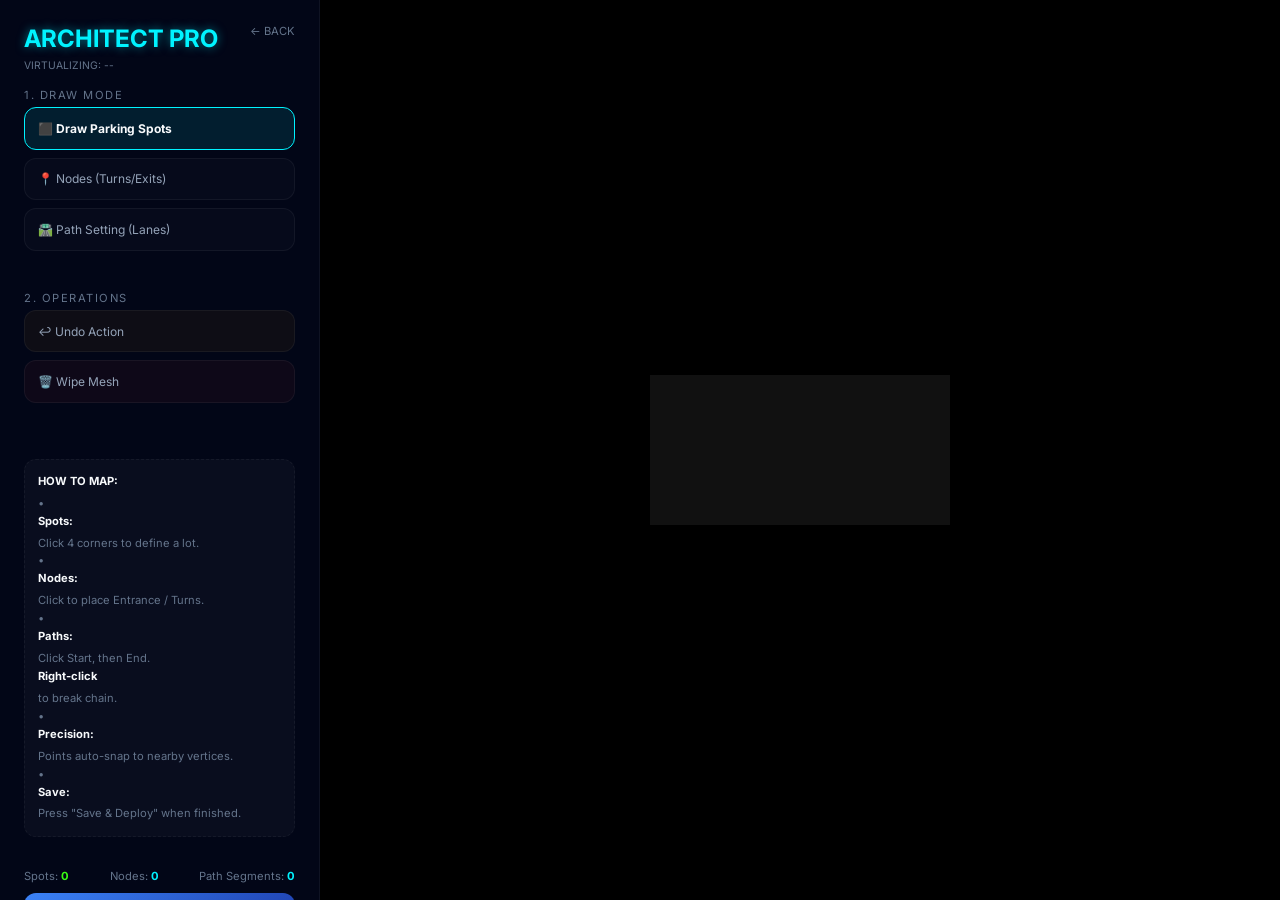
<file: frontend/mobile/architect.html>
<!DOCTYPE html>
<html lang="en">

<head>
    <meta charset="UTF-8">
    <meta name="viewport" content="width=device-width, initial-scale=1.0">
    <title>SMART LOT | Architect Pro</title>
    <link rel="stylesheet" href="css/global.css">
    <link href="https://fonts.googleapis.com/css2?family=Inter:wght@400;700;900&display=swap" rel="stylesheet">
    <style>
        .architect-layout {
            display: grid;
            grid-template-columns: 320px 1fr;
            height: 100vh;
            background: #000;
        }

        .toolbar {
            background: #020617;
            border-right: 1px solid var(--border-muted);
            padding: 1.5rem;
            display: flex;
            flex-direction: column;
            gap: 1rem;
            overflow-y: auto;
        }

        .canvas-container {
            position: relative;
            flex-grow: 1;
            background: #000;
            display: flex;
            align-items: center;
            justify-content: center;
            overflow: hidden;
        }

        canvas {
            background: #111;
            box-shadow: 0 0 50px rgba(0, 0, 0, 1);
            cursor: crosshair;
        }

        .tool-group {
            margin-bottom: 1rem;
        }

        .tool-btn {
            width: 100%;
            padding: 0.8rem;
            background: rgba(255, 255, 255, 0.02);
            border: 1px solid var(--border-muted);
            border-radius: 12px;
            color: var(--text-secondary);
            text-align: left;
            cursor: pointer;
            transition: 0.2s;
            display: flex;
            align-items: center;
            gap: 12px;
            margin-bottom: 0.5rem;
            font-size: 0.75rem;
        }

        .tool-btn.active {
            background: rgba(0, 243, 255, 0.1);
            border-color: var(--neon-blue);
            color: var(--text-primary);
            font-weight: 700;
        }

        .instructions-panel {
            background: rgba(255, 255, 255, 0.03);
            border-radius: 12px;
            padding: 0.8rem;
            font-size: 0.7rem;
            color: var(--text-dim);
            line-height: 1.6;
            margin-top: 1rem;
            border: 1px dashed var(--border-muted);
        }

        .instructions-panel b {
            color: var(--text-primary);
            display: block;
            margin-bottom: 4px;
        }

        /* Mobile Blocker Styling */
        .mobile-blocker {
            display: none;
            position: fixed;
            inset: 0;
            background: #020617;
            z-index: 9999;
            flex-direction: column;
            align-items: center;
            justify-content: center;
            text-align: center;
            padding: 2rem;
        }

        @media (max-width: 1024px) {
            .mobile-blocker {
                display: flex !important;
            }

            .architect-layout {
                display: none !important;
            }
        }

        /* Mobile Blocker Styling */
        @media (max-width: 768px) {
            .mobile-blocker {
                display: flex !important;
            }

            .architect-layout {
                display: none;
            }
        }
    </style>
</head>

<body>
    <!-- 1. MOBILE BLOCKER OVERLAY -->
    <div class="mobile-blocker" style="display:none;">
        <div style="font-size: 5rem; margin-bottom: 2rem;">💻</div>
        <h1 class="neon-text-blue" style="font-size: 1.5rem; margin-bottom: 1rem;">LAPTOP REQUIRED</h1>
        <p style="color: var(--text-secondary); max-width: 300px; line-height: 1.6; margin-bottom: 2rem;">
            Architect Pro requires precise mouse input for mapping. Please open this service on a <b>Desktop or
                Laptop</b> to continue.
        </p>
        <a href="admin.html" class="btn-cyber btn-secondary" style="text-decoration:none;">Back to Dashboard</a>
    </div>

    <div class="architect-layout" id="main-arch-layout">
        <aside class="toolbar">
            <div style="display: flex; justify-content: space-between; align-items: start;">
                <h2 class="neon-text-blue" style="margin:0;">ARCHITECT PRO</h2>
                <a href="admin.html" style="text-decoration:none; font-size: 0.7rem; color: var(--text-dim);">← BACK</a>
            </div>
            <p id="filename-label" style="font-size: 0.65rem; color: var(--text-dim); margin-top: -10px;">VIRTUALIZING:
                --</p>

            <div class="tool-group">
                <label class="nav-label">1. Draw Mode</label>
                <button class="tool-btn active" id="mode-spots" onclick="setMode('SPOTS')">⬛ Draw Parking Spots</button>
                <button class="tool-btn" id="mode-nodes" onclick="setMode('NODES')">📍 Nodes (Turns/Exits)</button>
                <div style="display: flex; flex-direction: column; gap: 4px;">
                    <button class="tool-btn" id="mode-paths" onclick="setMode('PATHS')">🛣️ Path Setting
                        (Lanes)</button>
                    <button id="btn-end-path" onclick="selectedNodeIdx = null; redraw()"
                        style="background: rgba(245, 158, 11, 0.1); border: 1px solid rgba(245, 158, 11, 0.3); color: #f59e0b; font-size: 0.65rem; padding: 4px; border-radius: 4px; cursor: pointer; display: none; align-items: center; justify-content: center; gap: 5px;">
                        🛑 End Current Path (Right-Click)
                    </button>
                </div>
            </div>

            <div class="tool-group">
                <label class="nav-label">2. Operations</label>
                <button class="tool-btn" onclick="undo()" style="background: rgba(245, 158, 11, 0.05);">↩️ Undo
                    Action</button>
                <button class="tool-btn" onclick="resetCanvas()" style="background: rgba(239, 68, 68, 0.05);">🗑️ Wipe
                    Mesh</button>
            </div>

            <div class="instructions-panel">
                <b>HOW TO MAP:</b>
                • <b>Spots:</b> Click 4 corners to define a lot.<br>
                • <b>Nodes:</b> Click to place Entrance / Turns.<br>
                • <b>Paths:</b> Click Start, then End. <b>Right-click</b> to break chain.<br>
                • <b>Precision:</b> Points auto-snap to nearby vertices.<br>
                • <b>Save:</b> Press "Save & Deploy" when finished.
            </div>

            <div style="margin-top: auto; padding-top: 1rem;">
                <div
                    style="display: flex; justify-content: space-between; font-size: 0.7rem; color: var(--text-dim); margin-bottom: 10px;">
                    <span>Spots: <b id="stat-spots" style="color:var(--neon-green)">0</b></span>
                    <span>Nodes: <b id="stat-nodes" style="color:var(--neon-blue)">0</b></span>
                    <span>Path Segments: <b id="stat-paths" style="color:var(--neon-blue)">0</b></span>
                </div>
                <button class="btn-cyber" style="width:100%;" onclick="saveMap()">SAVE & DEPLOY MESH</button>
            </div>
        </aside>

        <main class="canvas-container">
            <canvas id="art-board"></canvas>
        </main>
    </div>

    <script src="js/core.js"></script>
    <script>
        // Ironclad Mobile Detection
        function enforceLockout() {
            const isMobile = window.innerWidth <= 1024 || ('ontouchstart' in window);
            const blocker = document.getElementById('mobile-lockout');
            const layout = document.getElementById('main-arch-layout');

            if (isMobile) {
                blocker.style.display = 'flex';
                layout.style.display = 'none';
            } else {
                blocker.style.display = 'none';
                layout.style.display = 'flex';
            }
        }
        window.addEventListener('resize', enforceLockout);
        enforceLockout();

        const urlParams = new URLSearchParams(window.location.search);
        const filename = urlParams.get('filename');
        const canvas = document.getElementById('art-board');
        const ctx = canvas.getContext('2d');

        let img = new Image();
        let mode = 'SPOTS';
        let spots = []; // Array of polygons [[x,y]x4]
        let nodes = []; // Array of points [x,y]
        let edges = []; // Array of indices [from, to]
        let currentDraft = [];
        let selectedNodeIdx = null; // Used for forming paths
        let lastSnap = null;

        document.getElementById('filename-label').innerText = "VIRTUALIZING: " + filename;

        function setMode(m) {
            mode = m;
            document.querySelectorAll('.tool-btn').forEach(b => b.classList.remove('active'));
            document.getElementById(`mode-${m.toLowerCase()}`).classList.add('active');

            // Contextual sub-option visibility
            document.getElementById('btn-end-path').style.display = (m === 'PATHS') ? 'flex' : 'none';

            currentDraft = [];
            selectedNodeIdx = null;
            redraw();
        }

        img.src = `/api/get_frame?filename=${filename}`;

        // 2. INTELLIGENT AUTO-LOAD (Dialogue 7)
        // Fetch existing configuration so user doesn't have to redraw everything
        async function loadExistingConfig() {
            const data = await API.fetchSpots();
            if (data.mapping) {
                // Denormalize coordinates back to pixels
                spots = (data.mapping.spots || []).map(s => s.map(p => [p[0] * img.width, p[1] * img.height]));
                nodes = (data.mapping.nodes || []).map(n => [n[0] * img.width, n[1] * img.height]);
                edges = data.mapping.edges || [];
                redraw();
            }
        }

        img.onload = () => {
            canvas.width = img.width;
            canvas.height = img.height;
            const container = document.querySelector('.canvas-container');
            const ratio = Math.min((container.clientWidth - 40) / img.width, (container.clientHeight - 40) / img.height);
            canvas.style.width = (img.width * ratio) + "px";
            canvas.style.height = (img.height * ratio) + "px";

            loadExistingConfig(); // Load data after image dimensions are known
            redraw();
        };

        canvas.onmousedown = (e) => {
            let { x, y } = getMousePos(e);

            // 1. SNAPPING ENGINE (Dialogue 6)
            const snap = getSnapPoint(x, y);
            if (snap) {
                x = snap.x;
                y = snap.y;
            }

            if (mode === 'SPOTS') {
                currentDraft.push([x, y]);
                if (currentDraft.length === 4) {
                    spots.push([...currentDraft]);
                    currentDraft = [];
                }
            } else if (mode === 'NODES') {
                nodes.push([x, y]);
            } else if (mode === 'PATHS') {
                const nodeIdx = nodes.findIndex(n => Math.hypot(n[0] - x, n[1] - y) < 15);
                if (nodeIdx !== -1) {
                    if (selectedNodeIdx === null) {
                        selectedNodeIdx = nodeIdx;
                    } else if (selectedNodeIdx !== nodeIdx) {
                        edges.push([selectedNodeIdx, nodeIdx]);
                        // Only daisy-chain if user wants to continue
                        selectedNodeIdx = nodeIdx;
                    }
                }
            }
            redraw();
        };

        canvas.oncontextmenu = (e) => {
            e.preventDefault();
            selectedNodeIdx = null;
            currentDraft = [];
            redraw();
            return false;
        };

        function getSnapPoint(x, y) {
            const threshold = 15;
            // Snap to nodes
            for (let n of nodes) {
                if (Math.hypot(n[0] - x, n[1] - y) < threshold) return { x: n[0], y: n[1] };
            }
            // Snap to spot corners
            for (let s of spots) {
                for (let p of s) {
                    if (Math.hypot(p[0] - x, p[1] - y) < threshold) return { x: p[0], y: p[1] };
                }
            }
            return null;
        }

        function getMousePos(e) {
            const rect = canvas.getBoundingClientRect();
            const scaleX = canvas.width / rect.width;
            const scaleY = canvas.height / rect.height;
            return {
                x: (e.clientX - rect.left) * scaleX,
                y: (e.clientY - rect.top) * scaleY
            };
        }

        function undo() {
            if (currentDraft.length > 0) currentDraft.pop();
            else if (mode === 'SPOTS' && spots.length > 0) spots.pop();
            else if (mode === 'NODES' && nodes.length > 0) nodes.pop();
            else if (mode === 'PATHS' && edges.length > 0) edges.pop();
            redraw();
        }

        function resetCanvas() {
            if (confirm("Wipe all drawn data?")) {
                spots = []; nodes = []; edges = []; currentDraft = [];
                redraw();
            }
        }

        function redraw() {
            ctx.drawImage(img, 0, 0);
            document.getElementById('stat-spots').innerText = spots.length;
            document.getElementById('stat-nodes').innerText = nodes.length;
            document.getElementById('stat-paths').innerText = edges.length;

            // Spots
            spots.forEach((s, idx) => {
                ctx.strokeStyle = "var(--neon-green)";
                ctx.lineWidth = 2;
                ctx.beginPath();
                ctx.moveTo(s[0][0], s[0][1]);
                s.slice(1).forEach(p => ctx.lineTo(p[0], p[1]));
                ctx.closePath();
                ctx.stroke();
                ctx.fillStyle = "rgba(57, 255, 20, 0.1)";
                ctx.fill();
                ctx.fillStyle = "#fff";
                ctx.font = "bold 14px Inter";
                ctx.fillText(`${idx + 1}`, s[0][0] + 5, s[0][1] + 20);
            });

            // Paths (Edges)
            edges.forEach(e => {
                ctx.strokeStyle = "rgba(0, 243, 255, 0.4)";
                ctx.lineWidth = 4;
                ctx.beginPath();
                ctx.moveTo(nodes[e[0]][0], nodes[e[0]][1]);
                ctx.lineTo(nodes[e[1]][0], nodes[e[1]][1]);
                ctx.stroke();
            });

            // Nodes
            nodes.forEach((n, idx) => {
                ctx.fillStyle = idx === selectedNodeIdx ? "var(--neon-green)" : "var(--neon-blue)";
                ctx.beginPath(); ctx.arc(n[0], n[1], 6, 0, Math.PI * 2); ctx.fill();
                if (idx === 0) {
                    ctx.fillStyle = "var(--neon-blue)";
                    ctx.fillText("ENTRANCE", n[0] + 10, n[1] - 10);
                }
            });

            // Drafts
            if (currentDraft.length > 0) {
                ctx.strokeStyle = "#fff";
                ctx.lineWidth = 1;
                ctx.beginPath();
                ctx.moveTo(currentDraft[0][0], currentDraft[0][1]);
                currentDraft.slice(1).forEach(p => ctx.lineTo(p[0], p[1]));
                ctx.stroke();
            }
        }

        async function saveMap() {
            // Logic: Link each spot to its closest navigation node (Arrival Node)
            const spotNodeLinks = spots.map(s => {
                const cx = s.reduce((sum, p) => sum + p[0], 0) / 4;
                const cy = s.reduce((sum, p) => sum + p[1], 0) / 4;
                let bestNode = 0;
                let minDist = Infinity;
                nodes.forEach((n, idx) => {
                    const d = Math.hypot(n[0] - cx, n[1] - cy);
                    if (d < minDist) { minDist = d; bestNode = idx; }
                });
                return bestNode;
            });

            const config = {
                filename: filename,
                spots: spots.map(s => s.map(p => [p[0] / img.width, p[1] / img.height])),
                nodes: nodes.map(n => [n[0] / img.width, n[1] / img.height]),
                edges: edges,
                spot_node_links: spotNodeLinks
            };
            const res = await API.saveConfig({ [filename]: config });
            if (res.status === 'success') {
                alert("Smart-Mesh Logic Deployed with Spot-to-Node Linking.");
                window.location.href = '/admin';
            }
        }
    </script>
</body>

</html>
</file>
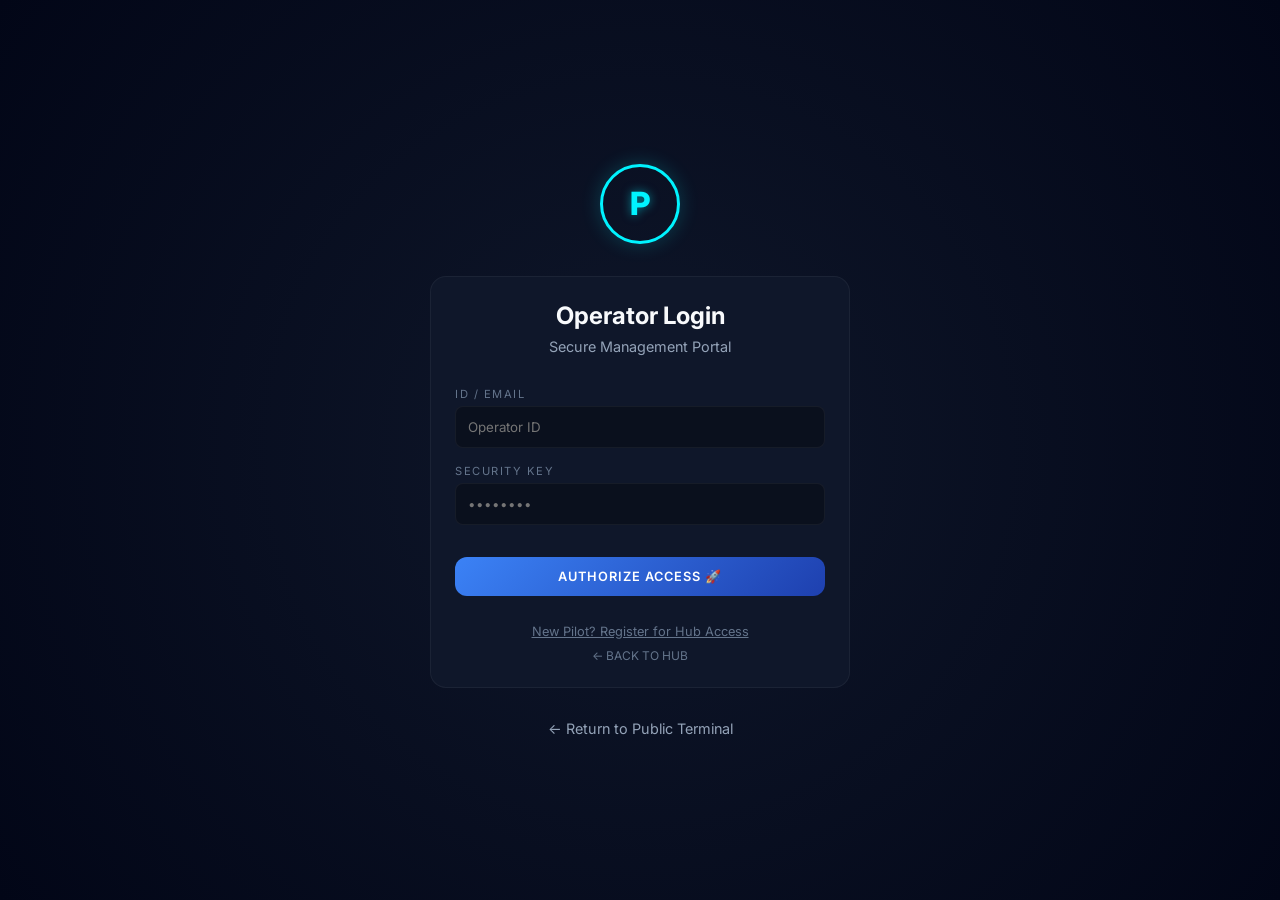
<file: frontend/mobile/login.html>
<!DOCTYPE html>
<html lang="en">

<head>
    <meta charset="UTF-8">
    <meta name="viewport" content="width=device-width, initial-scale=1.0">
    <title>SMART LOT | Command Access</title>
    <link href="https://fonts.googleapis.com/css2?family=Inter:wght@400;600;800&display=swap" rel="stylesheet">
    <link rel="stylesheet" href="css/global.css">
    <style>
        .login-wrapper {
            height: 100vh;
            display: flex;
            align-items: center;
            justify-content: center;
            background: radial-gradient(circle at center, #0f172a 0%, #020617 100%);
        }

        .login-box {
            width: 100%;
            max-width: 420px;
            text-align: center;
            animation: slide-up 0.6s ease-out;
        }

        .logo-ring {
            width: 80px;
            height: 80px;
            border: 3px solid var(--neon-blue);
            border-radius: 50%;
            display: flex;
            align-items: center;
            justify-content: center;
            margin: 0 auto 2rem;
            box-shadow: 0 0 20px rgba(0, 243, 255, 0.2);
            font-size: 2rem;
            font-weight: 800;
        }
    </style>
</head>

<body>
    <div class="login-wrapper">
        <div class="login-box">
            <div class="logo-ring neon-text-blue">P</div>
            <div class="cyber-card">
                <h2 style="margin-bottom: 0.5rem;" id="form-title">Operator Login</h2>
                <p style="color: var(--text-secondary); margin-bottom: 2rem; font-size: 0.9rem;">Secure Management
                    Portal</p>

                <form id="login-form" style="display: flex; flex-direction: column; gap: 1rem;">
                    <div style="text-align: left;">
                        <label class="nav-label">ID / Email</label>
                        <input type="text" id="username" class="cyber-input"
                            style="width: 100%; background: rgba(0,0,0,0.3); border: 1px solid var(--border-muted); color: white; padding: 12px; border-radius: 8px;"
                            placeholder="Operator ID" required>
                    </div>
                    <div style="text-align: left;">
                        <label class="nav-label">Security Key</label>
                        <input type="password" id="password" class="cyber-input"
                            style="width: 100%; background: rgba(0,0,0,0.3); border: 1px solid var(--border-muted); color: white; padding: 12px; border-radius: 8px;"
                            placeholder="••••••••" required>
                    </div>

                    <button type="submit" class="btn-cyber" style="width: 100%; margin-top: 1rem;">
                        Authorize Access 🚀
                    </button>
                </form>

                <div style="margin-top: 1.5rem;">
                    <button onclick="toggleMode()" id="toggle-btn"
                        style="background:none; border:none; color:var(--text-dim); font-size:0.8rem; cursor:pointer; text-decoration:underline;">
                        New Pilot? Register for Hub Access
                    </button>
                    <a href="index.html"
                        style="text-decoration: none; color: var(--text-dim); font-size: 0.75rem; display: block; margin-top: 0.5rem;">←
                        BACK TO HUB</a>
                </div>
            </div>

            <a href="index.html"
                style="display: block; margin-top: 2rem; color: var(--text-secondary); text-decoration: none; font-size: 0.9rem;">
                ← Return to Public Terminal
            </a>
        </div>
    </div>

    <script>
        let isLogin = true;

        function toggleMode() {
            isLogin = !isLogin;
            document.getElementById('form-title').innerText = isLogin ? "Operator Login" : "Pilot Registration";
            document.getElementById('toggle-btn').innerText = isLogin ? "New Pilot? Register for Hub Access" : "Existing Operator? Switch to Login";
        }

        document.getElementById('login-form').addEventListener('submit', async (e) => {
            e.preventDefault();
            const username = document.getElementById('username').value;

            const btn = e.target.querySelector('button');
            const originalText = btn.innerText;
            btn.innerText = "VERIFYING...";
            btn.disabled = true;

            try {
                const res = await fetch('/api/auth', {
                    method: 'POST',
                    headers: { 'Content-Type': 'application/json' },
                    body: JSON.stringify({ username, isLogin })
                });
                const data = await res.json();

                if (data.status === "success") {
                    if (!isLogin) sessionStorage.setItem('run_wizard', 'true');
                    window.location.href = 'admin.html';
                } else {
                    alert("Authorization Failed.");
                    btn.innerText = originalText;
                    btn.disabled = false;
                }
            } catch (err) {
                alert("Connection Error. Is the pilot server active?");
                btn.innerText = originalText;
                btn.disabled = false;
            }
        });
    </script>
</body>

</html>
</file>
<file: frontend/mobile/css/global.css>
/* 
   SMART LOT PRO DESIGN SYSTEM
   Theme: High-Tech Cyber Dark Mode
*/

:root {
    --bg-deep: #020617;
    --bg-card: #0f172a;
    --bg-card-hover: #1e293b;

    --accent-blue: #3b82f6;
    --neon-blue: #00f3ff;
    --neon-green: #39ff14;
    --neon-red: #ff3131;
    --neon-gold: #f3f99d;

    --text-primary: #f8fafc;
    --text-secondary: #94a3b8;
    --text-dim: #64748b;

    --border-glow: rgba(59, 130, 246, 0.2);
    --border-muted: rgba(255, 255, 255, 0.05);

    --shadow-neon: 0 0 20px rgba(0, 243, 255, 0.15);
    --shadow-card: 0 10px 30px rgba(0, 0, 0, 0.5);

    /* Mobile Tokens */
    --mobile-padding: 1rem;
    --font-scale: 1;
}

@media (max-width: 768px) {
    :root {
        --mobile-padding: 1.2rem;
        --font-scale: 0.9;
    }
}

@keyframes pulse-red {
    0% { transform: scale(0.95); box-shadow: 0 0 0 0 rgba(239, 68, 68, 0.7); }
    70% { transform: scale(1); box-shadow: 0 0 0 10px rgba(239, 68, 68, 0); }
    100% { transform: scale(0.95); box-shadow: 0 0 0 0 rgba(239, 68, 68, 0); }
}

* {
    margin: 0;
    padding: 0;
    box-sizing: border-box;
    font-family: 'Inter', sans-serif;
}

body {
    background: var(--bg-deep);
    color: var(--text-primary);
    min-height: 100vh;
    overflow-x: hidden;
}

@keyframes pulse-glow {
    0% {
        filter: drop-shadow(0 0 2px var(--neon-blue));
        opacity: 1;
    }

    50% {
        filter: drop-shadow(0 0 10px var(--neon-blue));
        opacity: 0.8;
    }

    100% {
        filter: drop-shadow(0 0 2px var(--neon-blue));
        opacity: 1;
    }
}

@keyframes slide-up {
    from {
        transform: translateY(20px);
        opacity: 0;
    }

    to {
        transform: translateY(0);
        opacity: 1;
    }
}

.cyber-card {
    background: var(--bg-card);
    border: 1px solid var(--border-muted);
    border-radius: 16px;
    padding: 1.5rem;
    transition: all 0.3s ease;
}

.cyber-card:hover {
    border-color: var(--accent-blue);
    background: var(--bg-card-hover);
}

.neon-text-blue {
    color: var(--neon-blue);
    text-shadow: 0 0 10px rgba(0, 243, 255, 0.5);
}

.neon-text-green {
    color: var(--neon-green);
    text-shadow: 0 0 10px rgba(57, 255, 20, 0.5);
}

.neon-text-red {
    color: var(--neon-red);
    text-shadow: 0 0 10px rgba(255, 49, 49, 0.5);
}

.btn-cyber {
    background: linear-gradient(135deg, var(--accent-blue), #1e40af);
    color: white;
    padding: 12px 24px;
    border-radius: 12px;
    font-weight: 600;
    border: none;
    cursor: pointer;
    transition: all 0.2s;
    text-transform: uppercase;
    letter-spacing: 1px;
    font-size: 0.8rem;
}

.btn-cyber:hover {
    filter: brightness(1.2);
    box-shadow: 0 0 20px rgba(59, 130, 246, 0.4);
}

.btn-secondary {
    background: rgba(255, 255, 255, 0.05);
    color: var(--text-secondary);
    border: 1px solid var(--border-muted);
}

.nav-label {
    font-size: 0.7rem;
    color: var(--text-dim);
    text-transform: uppercase;
    letter-spacing: 1.5px;
    display: block;
    margin-bottom: 5px;
}

.status-dot {
    width: 8px;
    height: 8px;
    border-radius: 50%;
    background: #444;
}

.status-dot.active {
    background: var(--neon-green);
    box-shadow: 0 0 10px var(--neon-green);
    animation: pulse-glow 2s infinite;
}

/* --- MOBILE RESTRICTION SYSTEM --- */
.mobile-blocker {
    display: none;
    position: fixed;
    inset: 0;
    z-index: 9999;
    background: var(--bg-deep);
    padding: 2rem;
    flex-direction: column;
    align-items: center;
    justify-content: center;
    text-align: center;
}

.mobile-blocker i {
    font-size: 4rem;
    margin-bottom: 2rem;
    opacity: 0.3;
}

@media (max-width: 768px) {
    .desktop-only-service {
        display: none !important;
    }
    
    .mobile-blocker.active {
        display: flex;
    }

    .hide-on-mobile {
        display: none !important;
    }
}
</file>
